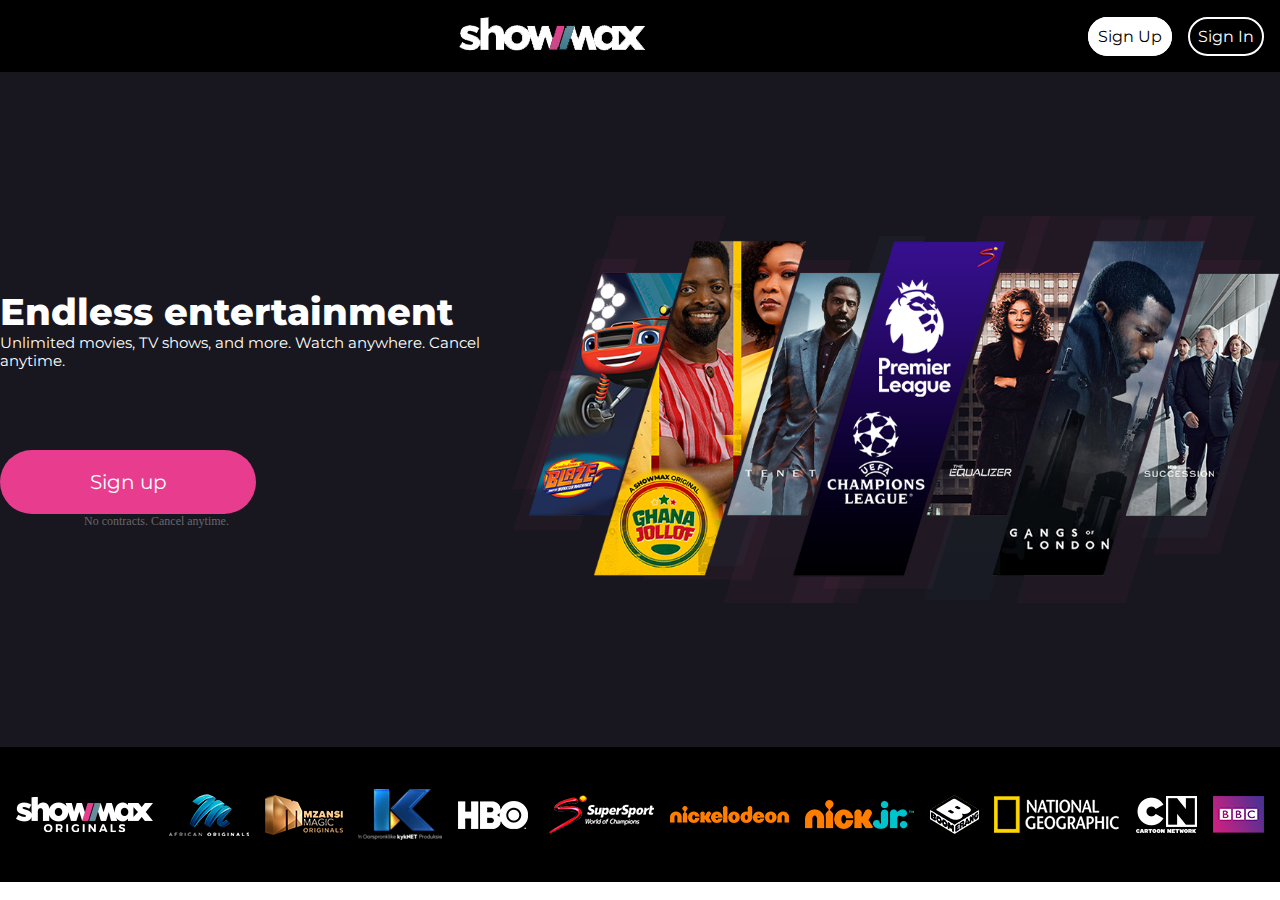
<file: index.html>
<!DOCTYPE html>
<html lang="en">

<head>
    <meta charset="UTF-8">
    <meta http-equiv="X-UA-Compatible" content="IE=edge">
    <meta name="viewport" content="width=device-width, initial-scale=1.0">

    <!-- Css -->
    <link rel="stylesheet" href="styles.css">

    <!-- Favicon -->
    <link rel="icon" type="image/x-icon" href="img/favicon.ico">

    <!-- Google Font -->
    <link rel="preconnect" href="https://fonts.googleapis.com">
    <link rel="preconnect" href="https://fonts.gstatic.com" crossorigin>
    <link href="https://fonts.googleapis.com/css2?family=Montserrat:wght@400;800&display=swap" rel="stylesheet">

    <title>Showmax</title>
</head>

<body>
    <!-- Navbar -->
    <nav>
        <div class="brand">
            <a href="index.html">
                <img src="img/logo.png" alt="">
            </a>
        </div>
        <div class="links">
            <ul>
                <li class="active">
                    <a href="signup/index.html">
                        Sign Up
                    </a>
                </li>
                <li>
                    <a href="/login/index.html">
                        Sign In
                    </a>
                </li>
            </ul>
        </div>
    </nav>

    <!--Hero -->
    <div class="hero">
        <div class="hero_content">
            <h1 class="hero_h1">
                Endless entertainment
            </h1>
            <p class="hero_p">
                Unlimited movies, TV shows, and more. Watch anywhere. Cancel anytime.
            </p>

            <div class="hero_btn">
                <button>
                    <a href="/signup/index.html">
                        Sign up
                    </a>
                </button>
                <!-- <a href="/signup/index.html" class=".button">
                    Sign Up
                </a> -->
                <p>
                    No contracts. Cancel anytime.
                </p>
            </div>
        </div>

        <div class="hero_img">
            <img src="img/hero_slash.png" alt="">
        </div>
    </div>

    <div class="hero_footer">
        <img src="img/showmax.png" alt="">
        <img src="img/m-net.png" alt="">
        <img src="img/originals.png" alt="">
        <img src="img/kyknet.png" alt="">
        <img src="img/hbo.png" alt="">
        <img src="img/supersport.png" alt="">
        <img src="img/nickelodeon.png" alt="">
        <img src="img/nick_jr.png" alt="">
        <img src="img/boomerang.png" alt="">
        <img src="img/national_geo.png" alt="">
        <img src="img/cartoon_network.png" alt="">
        <img src="img/bbc.png" alt="">
    </div>
</body>

</html>
</file>
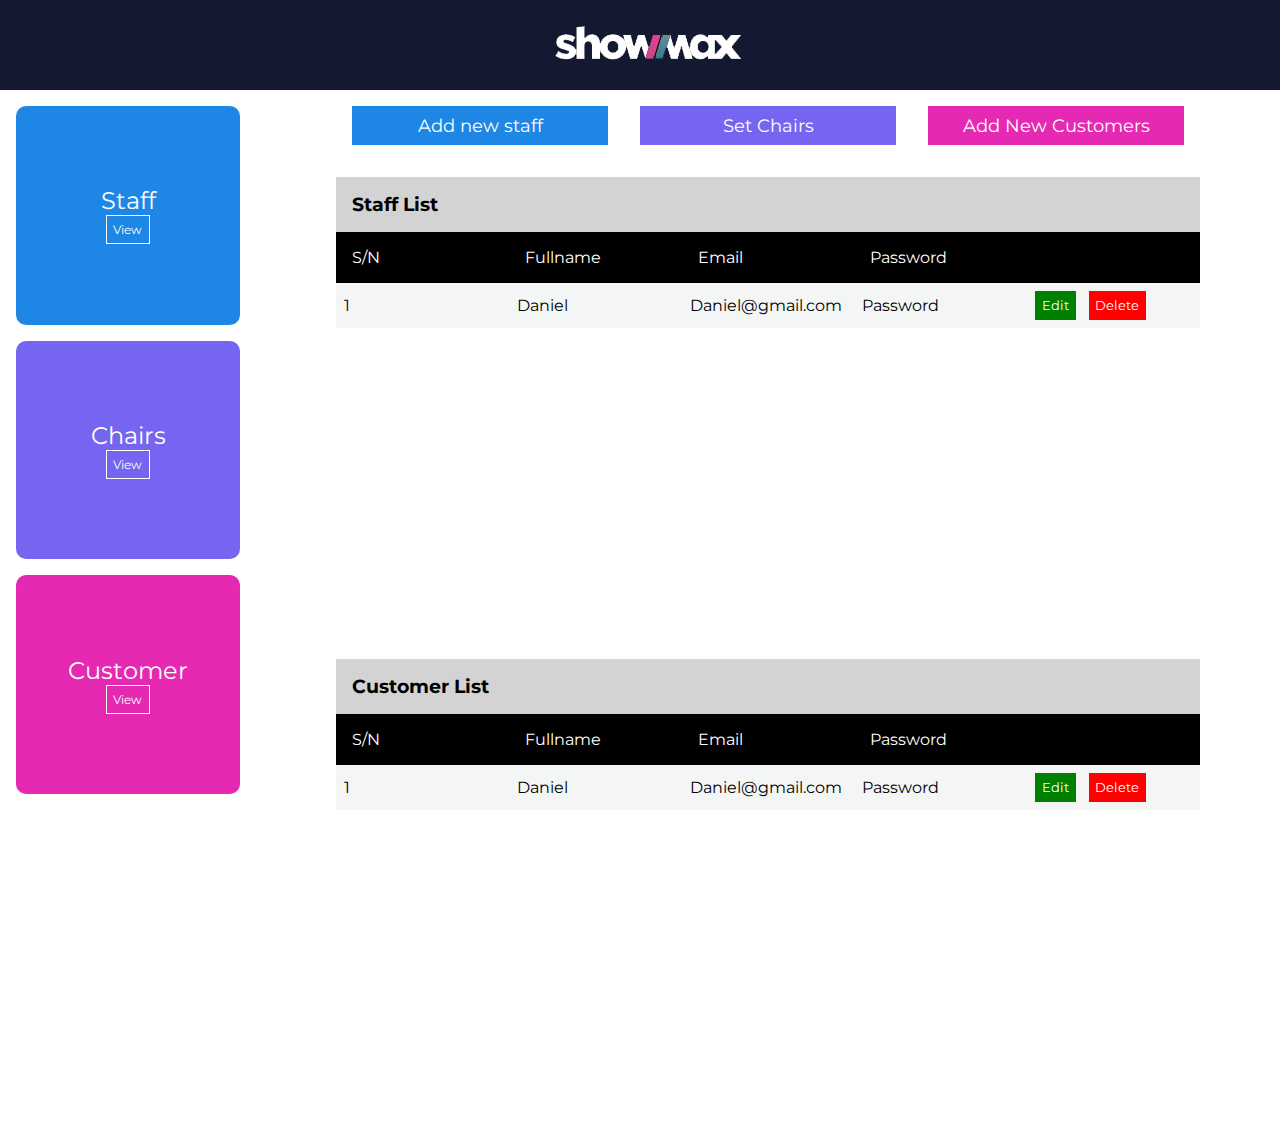
<file: admin/index.html>
<!DOCTYPE html>
<html lang="en">

<head>
    <meta charset="UTF-8">
    <meta http-equiv="X-UA-Compatible" content="IE=edge">
    <meta name="viewport" content="width=device-width, initial-scale=1.0">

    <!-- Favicon -->
    <link rel="icon" type="image/x-icon" href="/img/favicon.ico">

    <!-- Uniconscout -->
    <link rel="stylesheet" href="https://unicons.iconscout.com/release/v4.0.0/css/line.css">

    <!-- Google Font -->
    <link rel="preconnect" href="https://fonts.googleapis.com">
    <link rel="preconnect" href="https://fonts.gstatic.com" crossorigin>
    <link href="https://fonts.googleapis.com/css2?family=Montserrat:wght@400;800&display=swap" rel="stylesheet">

    <!-- Css -->
    <link rel="stylesheet" href="styles.css">

    <title>Dashboard</title>
</head>

<body>
    <div class="container">



        <div class="main_area">
            <nav>
                <div class="brand">
                    <img src="/img/logo.png" alt="">
                </div>
            </nav>

            <main>
                <div class="display">
                    <div class="display_stat" id="staff">
                        <p>Staff</p>
                        <i class="uil uil-user-plus"></i>
                        <a href="#">
                            View
                        </a>
                    </div>

                    <div class="display_stat" id="chairs">
                        <p>Chairs</p>
                        <i class="uil uil-user-circle"></i>
                        <a href="#">
                            View
                        </a>
                    </div>

                    <div class="display_stat" id="customer">
                        <p>Customer</p>
                        <i class="uil uil-users-alt"></i>
                        <a href="#">
                            View
                        </a>
                    </div>

                </div>

                <div class="info">
                    <!-- Registration Buttons -->
                    <div class="reg_buttons">
                        <ul>
                            <li class="btn1" onclick="openPop()">
                                <a href="#">
                                    <i class="uil uil-user-plus" id="btn1"></i>
                                    <span>
                                        Add new staff
                                    </span>
                                </a>
                            </li>

                            <li class="btn2" onclick="open2Pop()">
                                <a href="#">
                                    <i class="uil uil-user-circle"></i>
                                    <span>
                                        Set Chairs
                                    </span>
                                </a>
                            </li>

                            <li class="btn3" onclick="open3Pop()">
                                <a href="#">
                                    <i class="uil uil-users-alt"></i>
                                    <span>
                                        Add New Customers
                                    </span>
                                </a>
                            </li>
                        </ul>
                    </div>

                    <!--New Staff PopUp -->
                    <div class="popup" id="popClose">
                        <div class="pop_container">
                            <header>
                                <ul>
                                    <li>
                                        <h3>Add New Staff</h3>
                                    </li>
                                    <li><button class="pop_close" onclick="closePop()">
                                            <i class="uil uil-times-circle"></i>
                                        </button></li>
                                </ul>
                            </header>
                            <form action="" class="pop_form">
                                <div class="pop_cont">
                                    <p>Username</p>
                                    <input type="text" id="staffUsername">
                                </div>
                                <div class="pop_cont">
                                    <p>Password</p>
                                    <input type="text" id="staffPassword">
                                </div>
                                <div class="pop_cont">
                                    <p>Email</p>
                                    <input type="email" id="staffEmail">
                                </div>
                                <button class="pop_button" onclick="regStaff()">Submit</button>
                            </form>
                        </div>
                    </div>

                    <!--Set Chairs PopUp -->
                    <div class="popup2" id="pop2Close">
                        <div class="pop2_container">
                            <header>
                                <ul>
                                    <li>
                                        <h3>Set Chairs</h3>
                                    </li>
                                    <li><button class="pop2_close" onclick="close2Pop()">
                                            <i class="uil uil-times-circle"></i>
                                        </button></li>
                                </ul>
                            </header>
                            <form action="" class="pop2_form">
                                <div class="pop2_cont">
                                    <p>Username</p>
                                    <input type="text">
                                </div>
                                <div class="pop2_cont">
                                    <p>Password</p>
                                    <input type="text">
                                </div>
                                <div class="pop2_cont">
                                    <p>Email</p>
                                    <input type="email">
                                </div>
                                <button class="pop2_button">Submit</button>
                            </form>
                        </div>
                    </div>

                    <!--New Customers PopUp -->
                    <div class="popup3" id="pop3Close">
                        <div class="pop3_container">
                            <header>
                                <ul>
                                    <li>
                                        <h3>Add Customer</h3>
                                    </li>
                                    <li><button class="pop3_close" onclick="close3Pop()">
                                            <i class="uil uil-times-circle"></i>
                                        </button></li>
                                </ul>
                            </header>
                            <form action="" class="pop3_form">
                                <div class="pop3_cont">
                                    <p>Username</p>
                                    <input type="text" id="custUsername">
                                </div>
                                <div class="pop3_cont">
                                    <p>Password</p>
                                    <input type="text" id="custPassword">
                                </div>
                                <div class="pop3_cont">
                                    <p>Email</p>
                                    <input type="email" id="custEmail">
                                </div>
                                <button class="pop3_button" onclick="regCustomer()">Submit</button>
                            </form>
                        </div>
                    </div>



                    <!-- List -->
                    <div class="stat_area">
                        <div class="stat_area1">

                            <div class="header">
                                <h3>

                                    Staff List
                                </h3>
                            </div>
                            <div class="list">
                                <div class="listing">
                                    <div>S/N</div>
                                    <div>Fullname</div>
                                    <div>Email</div>
                                    <div>Password</div>
                                </div>
                            </div>
                            <div class="in_list">

                                <div class="in_listing">
                                    <div>1</div>
                                    <div>Daniel</div>
                                    <div>Daniel@gmail.com</div>
                                    <div>Password</div>

                                    <div class="edit_btn">
                                        <button class="edit">
                                            <i class="uil uil-edit-alt"></i>
                                            Edit
                                        </button>
                                        <button class="delete">
                                            <i class="uil uil-trash-alt"></i>
                                            Delete
                                        </button>
                                    </div>
                                </div>
                            </div>
                        </div>
                    </div>

                    <div class="stat_area">
                        <div class="stat_area1">

                            <div class="header">
                                <h3>

                                    Customer List
                                </h3>
                            </div>
                            <div class="list">
                                <div class="listing">
                                    <div>S/N</div>
                                    <div>Fullname</div>
                                    <div>Email</div>
                                    <div>Password</div>
                                </div>
                            </div>
                            <div class="in_list">

                                <div class="in_listing">
                                    <div>1</div>
                                    <div>Daniel</div>
                                    <div>Daniel@gmail.com</div>
                                    <div>Password</div>

                                    <div class="edit_btn">
                                        <button class="edit">
                                            <i class="uil uil-edit-alt"></i>
                                            Edit
                                        </button>
                                        <button class="delete">
                                            <i class="uil uil-trash-alt"></i>
                                            Delete
                                        </button>
                                    </div>
                                </div>
                            </div>
                        </div>
                    </div>
                </div>
            </main>
        </div>
    </div>
</body>
<script src="index.js"></script>

</html>
</file>
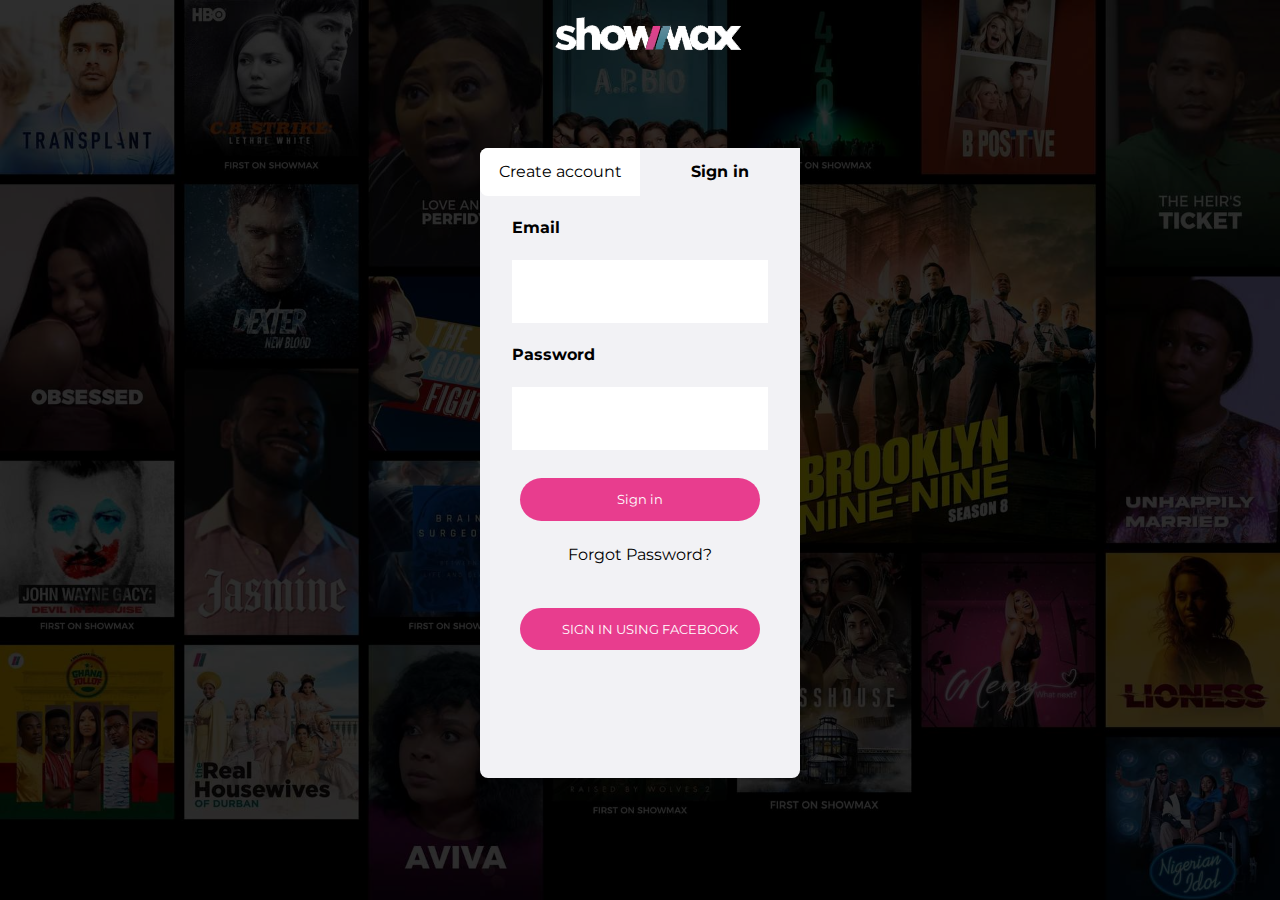
<file: login/index.html>
<!DOCTYPE html>
<html lang="en">

<head>
    <meta charset="UTF-8">
    <meta http-equiv="X-UA-Compatible" content="IE=edge">
    <meta name="viewport" content="width=device-width, initial-scale=1.0">

    <!-- Css -->
    <link rel="stylesheet" href="styles.css">

    <!-- Favicon -->
    <link rel="icon" type="image/x-icon" href="/img/favicon.ico">

    <!-- Uniconscout -->
    <link rel="stylesheet" href="https://unicons.iconscout.com/release/v4.0.0/css/line.css">

    <!-- Google Font -->
    <link rel="preconnect" href="https://fonts.googleapis.com">
    <link rel="preconnect" href="https://fonts.gstatic.com" crossorigin>
    <link href="https://fonts.googleapis.com/css2?family=Montserrat:wght@400;800&display=swap" rel="stylesheet">

    <title> Login</title>
</head>

<body>
    <div class="container">
        <nav>
            <a href="/index.html">
                <img src="/img/logo.png" alt="">
            </a>
        </nav>

        <div class="form">
            <ul class="form_nav">
                <li class="li">
                    <a href="/signup/index.html">
                        Create account
                    </a>
                </li>
                <li class="li">
                    <a href="#" class="active">
                        Sign in
                    </a>
                </li>
            </ul>

            <form action="">
                <div class="email">
                    <div class="title">
                        <p>Email</p>
                    </div>
                    <input type="email" required>
                </div>

                <div class="password">
                    <div class="title">
                        <p>Password</p>
                    </div>
                    <input type="text" minlength="6" required>
                </div>

                <div class="button">
                    <a href="#">
                        <button>

                            Sign in
                        </button>
                    </a>
                </div>

                <div class="for_pass">
                    <a href="#">Forgot Password?</a>
                </div>

                <div class="button1">
                    <a href="#">
                        <button class="button1">
                            <i class="uil uil-facebook"></i>
                            SIGN IN USING FACEBOOK
                        </button>
                    </a>
                </div>

            </form>
        </div>

    </div>
</body>

</html>
</file>
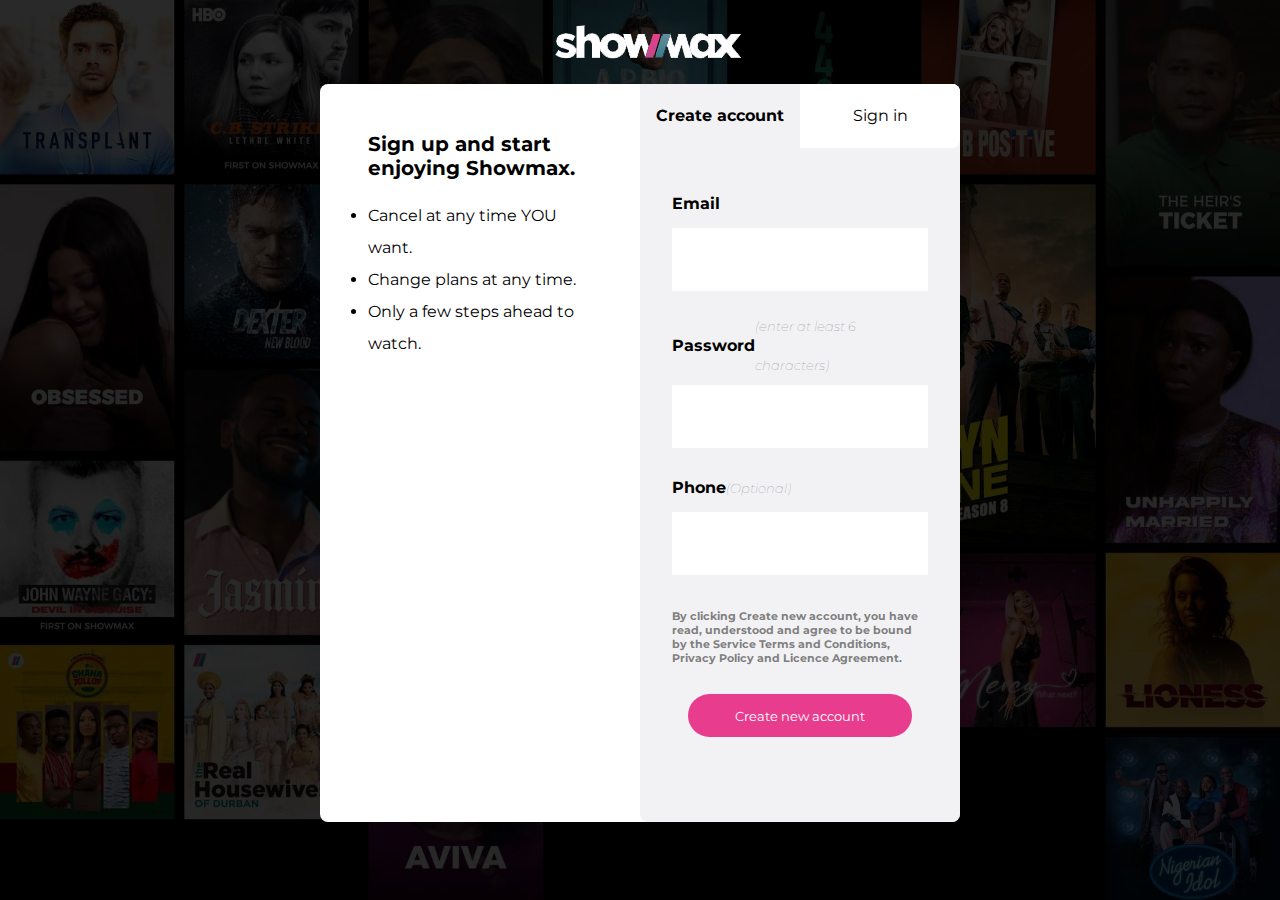
<file: signup/index.html>
<!DOCTYPE html>
<html lang="en">

<head>
    <meta charset="UTF-8">
    <meta http-equiv="X-UA-Compatible" content="IE=edge">
    <meta name="viewport" content="width=device-width, initial-scale=1.0">

    <!-- Css -->
    <link rel="stylesheet" href="styles.css">

    <!-- Favicon -->
    <link rel="icon" type="image/x-icon" href="/img/favicon.ico">

    <!-- Google Font -->
    <link rel="preconnect" href="https://fonts.googleapis.com">
    <link rel="preconnect" href="https://fonts.gstatic.com" crossorigin>
    <link href="https://fonts.googleapis.com/css2?family=Montserrat:wght@400;800&display=swap" rel="stylesheet">

    <title>Sign Up</title>
</head>

<body>
    <div class="container">

        <nav>
            <a href="/index.html">
                <img src="/img/logo.png" alt="">
            </a>
        </nav>

        <div class="form_section">
            <div class="form_content">
                <h1>
                    Sign up and start enjoying Showmax.
                </h1>
                <ul class="form_ul">
                    <li>Cancel at any time YOU want.</li>
                    <li>Change plans at any time.</li>
                    <li>Only a few steps ahead to watch.</li>
                </ul>
            </div>

            <div class="form">
                <ul class="form_nav">
                    <li class="li">
                        <a href="#" class="active">
                            Create account
                        </a>
                    </li>
                    <li class="li">
                        <a href="/login/index.html">
                            Sign in
                        </a>
                    </li>
                </ul>

                <form action="">
                    <div class="email">
                        <div class="title">
                            <p>Email</p>
                        </div>
                        <input type="email" required>
                    </div>

                    <div class="password">
                        <div class="title">
                            <p>Password</p><i>(enter at least 6 characters)</i>
                        </div>
                        <input type="text" minlength="6" required>
                    </div>

                    <div class="phone">
                        <div class="title">
                            <p>Phone</p><i>(Optional)</i>
                        </div>
                        <input type="number" required>
                    </div>

                    <div class="note">
                        <h6>
                            By clicking Create new account, you have read, understood and agree to be bound by the
                            Service Terms and Conditions, Privacy Policy and Licence Agreement.
                        </h6>
                    </div>

                    <div class="button">
                        <a href="#">
                            <button>

                                Create new account
                            </button>

                        </a>

                    </div>
                </form>
            </div>
        </div>
    </div>

</body>

</html>
</file>
<file: styles.css>
* {
    padding: 0;
    margin: 0;
    box-sizing: border-box;
}

nav {
    display: flex;
    flex-direction: row;
    align-items: center;
    width: 100%;
    background-color: black;
    justify-content: space-between;
    padding: 0.5em;
}

.brand {
    align-items: center;
    justify-content: center;
    margin: auto;
    display: flex;
}

.links ul{
    display: flex;
    align-items: center;
}
.links li{
    /* margin: 0.5em; */
    /* border: 1px solid blue; */
    padding: 0.5em;
    border-radius: 50px;
    list-style: none;
}
.links a{
    font-family: 'Montserrat', sans-serif;
    /* margin: 0.5em; */
    padding: 0.5em;
    border: 2px solid white;
    border-radius: 50px;
    text-decoration: 0;
    color: white;
}
.links a:hover{
    color: black;
    background-color: white;
}
.active a{
    color: black;
    background-color: white;
}

.active a:hover{
    color: white;
    background-color: black;
}




/* Hero */

.hero {
    height: 75vh;
    background-color: #18171F;
    display: grid;
    grid-template-columns: 40% 60%;
}

.hero_content {
    display: flex;
    flex-direction: column;
    color: white;
    justify-content: center;
    margin: auto;
}

.hero_img {
    display: flex;
    justify-content: center;
    align-items: center;
}

.hero_img img {
    width: 100%;
}

.hero_h1 {
    font-family: 'Montserrat', sans-serif;
    font-size: 37px;
    line-height: 44px;
    font-weight: 800;
}

.hero_p {
    font-family: 'Montserrat', sans-serif;
    font-size: 15px;
    line-height: 18px;
    font-weight: 400;
}

.hero_btn p {
    color: #67676B;
    font-size: 12px;
    margin-left: 7em;
}

.hero_btn button {
    font-family: 'Montserrat', sans-serif;
    background-color: #E83D8E;
    border: 0;
    margin-top: 4em;
    width: 20vw;
    padding: 1em;
    font-size: 20px;
    color: white;
    border-radius: 50px;
    cursor: pointer;
}
.hero_btn a{
    padding: 1em;
    color: white;
    text-decoration: 0;
}

.hero_footer {
    background-color: black;
    display: flex;
    align-items: center;
    justify-content: space-evenly;
    height: 15vh;
}
</file>
<file: admin/styles.css>
*{
    padding: 0;
    margin: 0;
    box-sizing: border-box;
    font-family: 'Montserrat', sans-serif;
}
.container{
    height: 100vh;
}
.sidenav_area{
    background-color: #131931;
}
nav{
    display: flex;
    justify-content: center;
    align-items: center;
    background-color: #131931;
    height: 10vh;
    margin: auto;
}
 ul{
    display: flex;
    flex-direction: row;
    align-items: center;
    justify-content: center;
}
li{
    margin: 1em;
    list-style: none;
}
a{
    text-decoration: 0;
    color: white;
    font-size: 1.1em;
    width: 20vw;
    display: flex;
    align-items: center;
    justify-content: center;
    padding: 0.5em;

}
.btn1{
    background-color: #1E86E4;
}
.btn2{
    background-color: #7665F0;
}
.btn3{
    background-color: #E529B3;
}


main{
    display: grid;
    grid-template-columns: 20% 80%;
    height: 100%;
}
.display{
    display: grid;
    grid-gap: 1em;
    padding: 1em;
    grid-template-columns: 1, 1fr;
    height: 80vh;
}
.display div{
    display: flex;
    flex-direction: column;
    align-items: center;
    justify-content: center;
    color: white;
    font-size: 5em;
    border-radius: 10px;
    /* height: 14em; */
}
.display_stat p{
    font-size: 0.3em;
}
.display_stat a{
    font-size: 0.15em;
    width: 20%;
    border: 1px solid white;
}
#staff{
    background-color: #1E86E4;
}
#chairs{
    background-color: #7665F0;
}
#customer{
    background-color: #E529B3;
}

/* Stat Area */
.stat_area{
    width: 70vw;
    padding: 1em;
    margin: auto;
}
.stat_area1{
    height: 50vh;
}
.header{
    background-color: lightgray;
    padding: 1em;
}
.listing{
    display: grid;
    grid-template-columns: repeat(5, 1fr);
    background-color: black;
    color: white;
}
.listing div{
    padding: 1em;
}

.in_listing{
    background-color: #F4F6F6;
    display: grid;
    grid-template-columns: repeat(5, 1fr);
}
.in_listing div{
    padding: 0.5em;
    display: flex;
    align-items: center;
}
button{
    padding: 0.5em;
    display: flex;
    justify-content: space-evenly;
    border: 0;
    cursor: pointer;
}
.edit{
    color: white;
    background-color: green;
    margin-right: 1em;
}
.delete{
    color: white;
    background-color: red;
}
hr{
    margin-top: 0.5em;
}



.popup{
    width: 50vw;
    margin: auto;
    display: none;
}
.pop_form{
    padding: 1em;
    /* border: 5px solid  #F4F6F6; */

}
.pop_form input{
    width: 100%;
    padding: 1em;
    
}
.pop_cont{
    line-height: 2;
}
.pop_container header{
    background-color: #1E86E4;
    /* padding: 1em; */
    color: white;
}
.pop_close{
    background-color: #1E86E4;
    font-size: 2em;
    color: white;
    padding: 0;
}
.pop_container header ul{
    justify-content: space-between;
}
.pop_button{
    margin-top: 1em;
    padding: 1em;
}


.popup2{
    width: 50vw;
    margin: auto;
    display: none;
}
.pop2_form{
    padding: 1em;
    /* border: 5px solid  #F4F6F6; */

}
.pop2_form input{
    width: 100%;
    padding: 1em;
    
}
.pop2_cont{
    line-height: 2;
}
.pop2_container header{
    background-color: #7665F0;
    /* padding: 1em; */
    color: white;
}
.pop2_close{
    background-color: #7665F0;
    font-size: 2em;
    color: white;
    padding: 0;
}
.pop2_container header ul{
    justify-content: space-between;
}
.pop2_button{
    margin-top: 1em;
    padding: 1em;
}



.popup3{
    width: 50vw;
    margin: auto;
    display: none;
}
.pop3_form{
    padding: 1em;
}
.pop3_form input{
    width: 100%;
    padding: 1em;
}
.pop3_cont{
    line-height: 2;
}
.pop3_container header{
    background-color: #E529B3;
    /* padding: 1em; */
    color: white;
}
.pop3_close{
    background-color: #E529B3;
    font-size: 2em;
    padding: 0;
    color: white;
}
.pop3_container header ul{
    justify-content: space-between;
}
.pop3_button{
    margin-top: 1em;
    padding: 1em;
}









@media screen and (max-width: 390px){
    
    main{
        width: 100vw;
    }
    .container{
        width: 100vw;
    }
    .info{
        width: 90vw;
        margin: auto;
    }
.display{
    display: none;
}
.reg_buttons{
    margin: auto;
    width: 98vw;
}
.reg_buttons ul{
    display: flex;
    flex-direction: column;
}
.reg_buttons li{
    margin: 0.2em;
    width: 90%;
    display: flex;
    align-items: center;
    justify-content: center;
}
.reg_buttons a{
    width: 100%;
}


.popup{
    margin-top: 2em;
    width: 90%;
}
.pop_button{
    width: 90%;
    margin: auto;
    margin-top: 1em;
}
.pop_close{
    font-size: 1em;
}


.popup2{
    margin-top: 2em;
    width: 90%;
}
.pop2_button{
    width: 90%;
    margin: auto;
    margin-top: 1em;
}
.pop2_close{
    font-size: 1em;
}

.popup3{
    margin-top: 2em;
    width: 90%;
}
.pop2_button{
    width: 90%;
    margin: auto;
    margin-top: 1em;
}
.pop3_close{
    font-size: 1em;
}



/* Stat Area */
.stat_area{
    width: 100vw;
    margin: auto;
}
.header{
    padding: 0.5em;
    font-size: 0.8em;
}

.listing div{
    width: 50%;
    padding: 0.5em;
    font-size: 0.8em;
}
.in_listing{
    font-size: 0.8em;
}
.edit{
    display: none;
}
.delete{
    display: none;
}


}
</file>
<file: login/styles.css>
*{
    padding: 0;
    margin: 0;
    box-sizing: border-box;
    font-family: 'Montserrat', sans-serif;

    /* border: 1px solid skyblue; */
}
body {
    height: 100vh;
    display: flex;
    flex-direction: column;
    background-image: url(/img/bg.jpg);
    background-size: cover;
    background-position: centr top;
    background-repeat: no-repeat;
}

.container{
    background-color: rgba(0,0,0,0.82);
    height: 100%;
}
nav {
    display: flex;
    align-items: center;
    justify-content: center;
}
li {
    list-style: disc;
    line-height: 2;
}

.form_nav,
.li,
a {
    display: flex;
    flex-direction: row;
    margin: auto;
    width: 100%;
    align-items: center;
    justify-content: center;
    text-decoration: 0;
    color: black;
}

a {
    padding: 0.5em;
}
.active {
    font-weight: 700;
    font-size: 16px;
    background-color: #F2F2F5;
}

.form {
    border-radius: 0.5em;
    background-color: #F2F2F5;
    width: 25vw;
    height: 70vh;
    margin: auto;
    flex-direction: column;
    justify-content: center;
    align-items: center;
    margin-top: 5em;
}

.form_nav {
    background-color: white;
    border-radius: 0.5em;
}
form{
    width: 100%;
    padding-left: 2em;
    padding-right: 2em;
}
.title{
    display: flex;
    line-height: 4;
    align-items: center;
}
.title p{
    font-weight: bolder;
}
input{
    width: 100%;
    height: 7vh;
    padding: 1em;
    border: 0;
}
button{
    background-color: #E83D8E;
    color: white;
    border-radius: 50px;
    margin-top: 1em;
    border: 0;
    width: 100%;
    border-radius: 50px;
    padding: 1em;
    align-items: center;
    justify-content: center;
    display: flex;
    cursor: pointer;
    margin-top: 1.5em;
}
i{
    font-size: 1.5em;
    border: 0;
    margin-right: 1em;
}
.for_pass{
    margin: 0.5em;
}
</file>
<file: signup/styles.css>
* {
    padding: 0;
    margin: 0;
    box-sizing: border-box;
    font-family: 'Montserrat', sans-serif;
}

body {
    height: 100vh;
    display: flex;
    flex-direction: column;
    background-image: url(/img/bg.jpg);
    background-size: cover;
    background-position: centr top;
    background-repeat: no-repeat;
}
.container{
    background-color: rgba(0,0,0,0.84);
    height: 100%;

}

.form_section {
    display: grid;
    grid-template-columns: repeat(2, 1fr);
    width: 50vw;
    margin: auto;
    height: 82vh;
    border-radius: 0.5em;
    background-color: white;
}

.form_content {
    padding: 3em;
    display: flex;
    flex-direction: column;
    text-align: left;
}

.form_ul {
    text-align: left;
}

.form_content h1 {
    font-size: 20px;
    margin-bottom: 1em;
    /* line-height: 2; */
}

nav {
    display: flex;
    align-items: center;
    justify-content: center;
}

li {
    list-style: disc;
    line-height: 2;
}

.form_nav,
.li,
a {
    display: flex;
    flex-direction: row;
    margin: auto;
    width: 100%;
    align-items: center;
    justify-content: center;
    text-decoration: 0;
    color: black;
}

a {
    padding: 1em;
}

.active {
    font-weight: 700;
    font-size: 16px;
    background-color: #F2F2F5;
}

.form {
    border-radius: 0.5em;
    background-color: #F2F2F5;
}

.form_nav {
    background-color: white;
    border-radius: 0.5em;
}

form{
    padding: 2em;
    display: flex;
    flex-direction: column;
}
.password{
    margin-top: 1em;
    margin-bottom: 1em;
}
.title{
    display: flex;
    line-height: 3;
    align-items: center;
}
.title p{
    font-weight: bolder;
}
input{
    width: 100%;
    height: 7vh;
    padding: 1em;
    border: 0;
}

i{
    color: gray;
    font-weight: 20;
    font-size: small;
}
.note{
    font-size: small;
    font-weight: 20;
    font-size: 17px;
    color: gray;
    display: flex;
    flex-direction: row;
    margin-top: 2em;
}
button{
    background-color: #E83D8E;
    color: white;
    border-radius: 50px;
    margin-top: 1em;
    border: 0;
    width: 100%;
    border-radius: 50px;
    padding: 1em;
}
</file>
